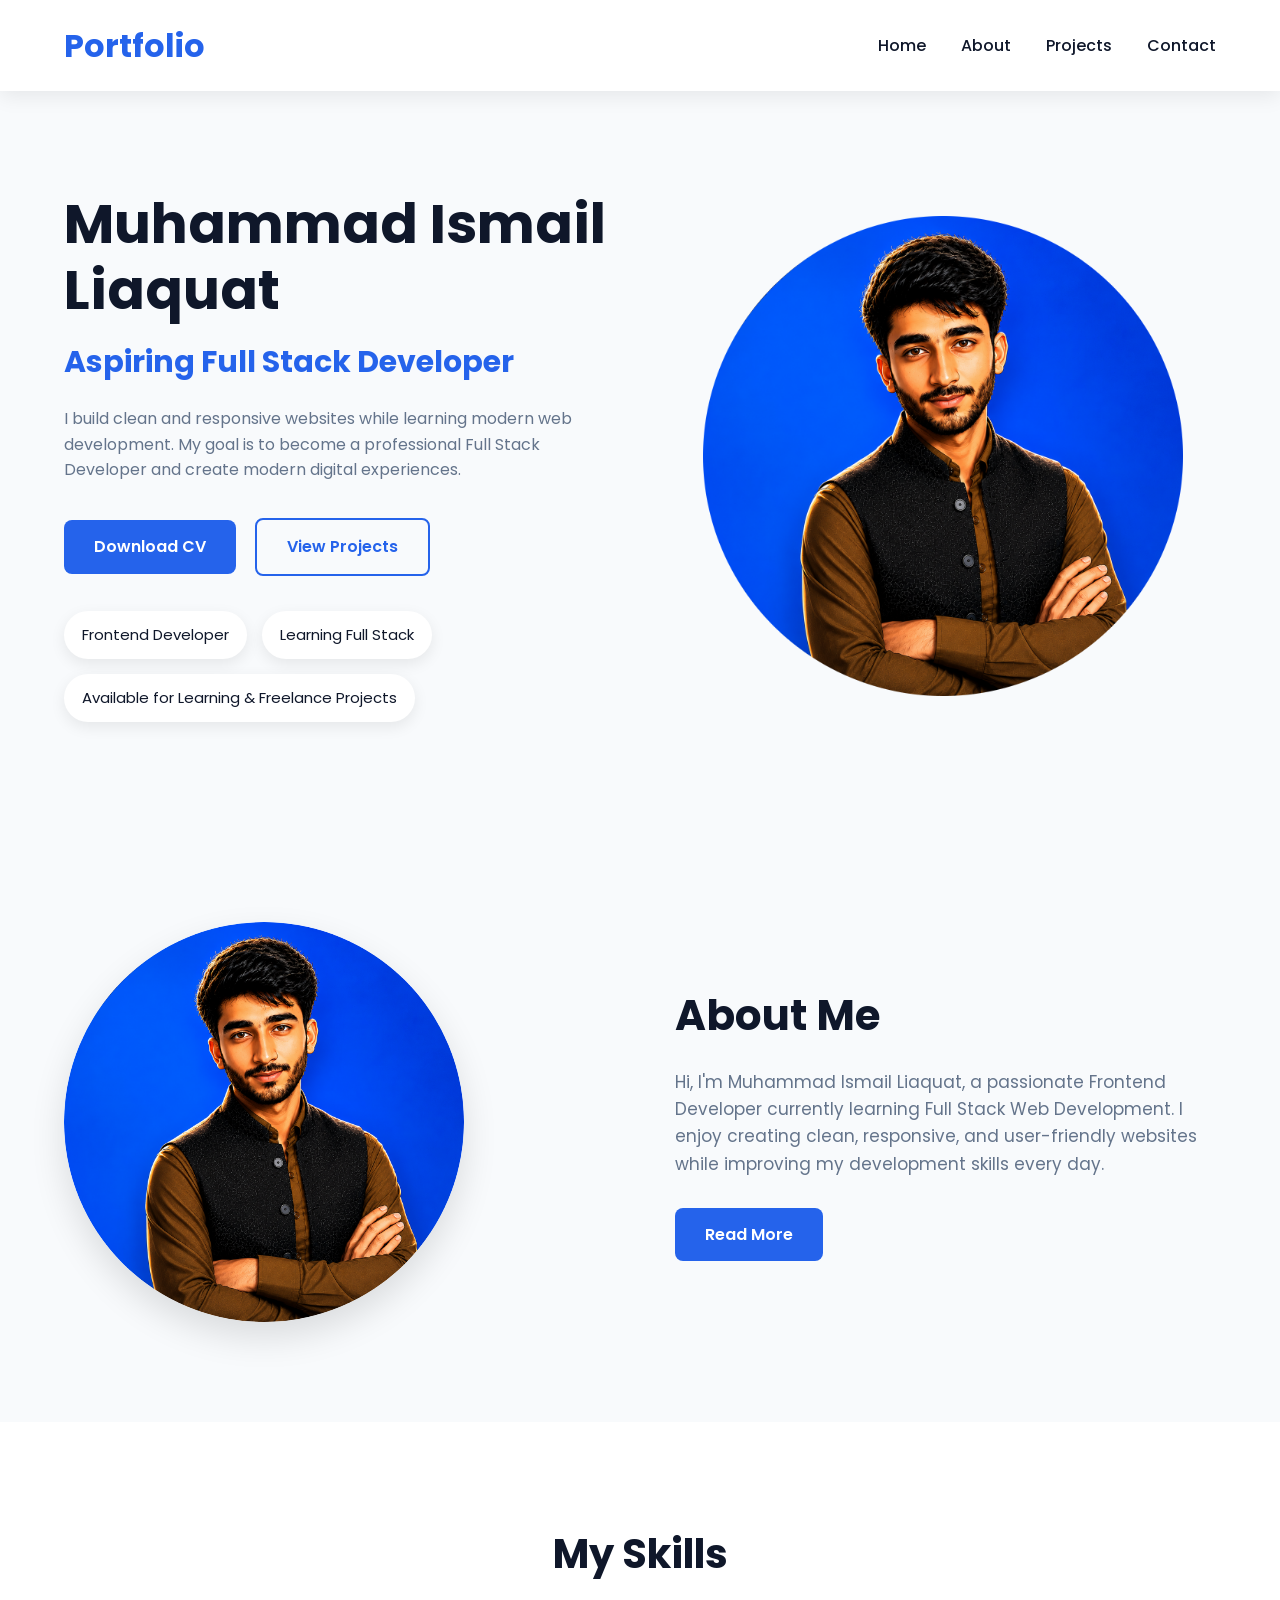
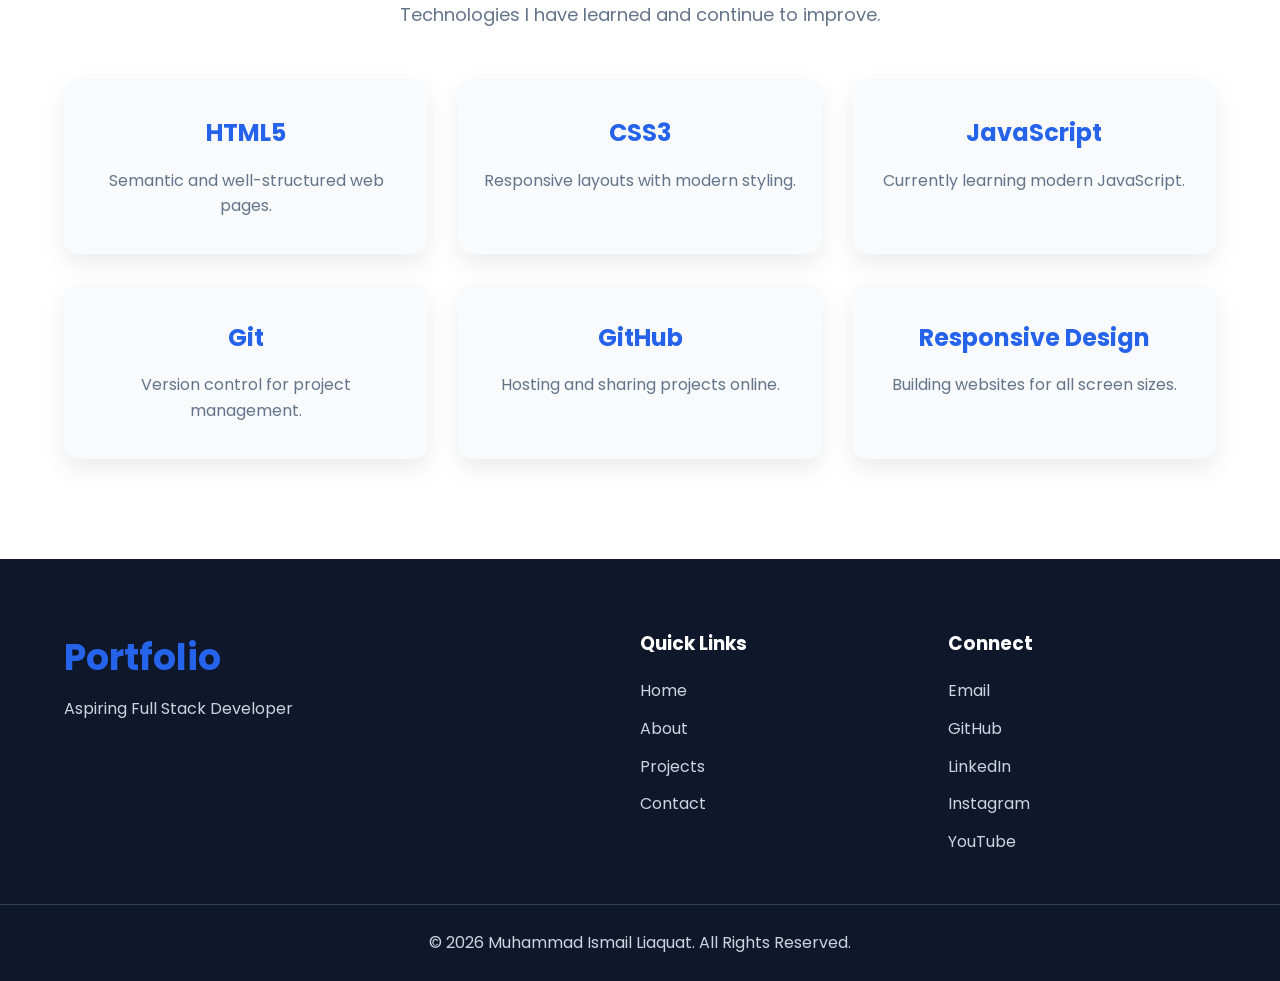
<file: index.html>
<!DOCTYPE html>
<html lang="en">

<head>

    <!-- Meta Tags -->
    <meta charset="UTF-8">
    <meta name="viewport" content="width=device-width, initial-scale=1.0">

    <!-- Website Title -->
    <title>Muhammad Ismail Liaquat | Frontend Developer</title>

    <!-- Google Font -->

    <link rel="preconnect" href="https://fonts.googleapis.com">

    <link rel="preconnect" href="https://fonts.gstatic.com" crossorigin>

    <link href="https://fonts.googleapis.com/css2?family=Poppins:wght@300;400;500;600;700&display=swap"
        rel="stylesheet">

    <!-- CSS -->

    <link rel="stylesheet" href="style.css">

</head>

<body>

    <!-- Navbar -->

    <header class="navbar">

        <div class="container">

            <div class="logo">

                <a href="index.html">Portfolio</a>

            </div>

            <nav>

                <ul class="nav-links">

                    <li><a href="index.html">Home</a></li>

                    <li><a href="about.html">About</a></li>

                    <li><a href="projects.html">Projects</a></li>

                    <li><a href="contact.html">Contact</a></li>

                </ul>

            </nav>

        </div>

    </header>

    <!-- Hero Section -->

    <section class="hero">

        <div class="container hero-content">

            <div class="hero-text">

                <h1>Muhammad Ismail Liaquat</h1>

                <h2>Aspiring Full Stack Developer</h2>

                <p class="hero-description">I build clean and responsive websites while learning modern web development.
                    My goal is to become a
                    professional Full Stack Developer and create modern digital experiences.</p>

                <div class="hero-buttons">

                    <a href="files/M_ISMAIL_LIAQUAT.pdf" class="btn btn-primary">Download CV</a>

                    <a href="projects.html" class="btn btn-secondary">View Projects</a>

                </div>

                <div class="hero-badges">

                    <span>Frontend Developer</span>

                    <span>Learning Full Stack</span>

                    <span>Available for Learning & Freelance Projects</span>

                </div>

            </div>

            <div class="hero-image">

                <img src="images/profile.png" alt="Muhammad Ismail Liaquat">

            </div>

        </div>

    </section>
    <!-- About Preview -->

    <section class="about-preview">

        <div class="container about-content">

            <div class="about-image">

                <img src="images/profile.png" alt="About Image">

            </div>

            <div class="about-text">

                <h2>About Me</h2>

                <p>

                    Hi, I'm Muhammad Ismail Liaquat, a passionate Frontend Developer currently learning Full Stack Web
                    Development. I enjoy creating clean, responsive, and user-friendly websites while improving my
                    development skills every day.

                </p>

                <a href="about.html" class="btn btn-primary">Read More</a>

            </div>

        </div>

    </section>

    <!-- Skills Section -->

    <section class="skills">

        <div class="container">

            <div class="section-heading">

                <h2>My Skills</h2>

                <p>Technologies I have learned and continue to improve.</p>

            </div>

            <div class="skills-grid">

                <div class="skill-card">

                    <h3>HTML5</h3>

                    <p>Semantic and well-structured web pages.</p>

                </div>

                <div class="skill-card">

                    <h3>CSS3</h3>

                    <p>Responsive layouts with modern styling.</p>

                </div>

                <div class="skill-card">

                    <h3>JavaScript</h3>

                    <p>Currently learning modern JavaScript.</p>

                </div>

                <div class="skill-card">

                    <h3>Git</h3>

                    <p>Version control for project management.</p>

                </div>

                <div class="skill-card">

                    <h3>GitHub</h3>

                    <p>Hosting and sharing projects online.</p>

                </div>

                <div class="skill-card">

                    <h3>Responsive Design</h3>

                    <p>Building websites for all screen sizes.</p>

                </div>

            </div>

        </div>

    </section>

    <!-- Footer -->

    <footer class="footer">

        <div class="container footer-content">

            <div class="footer-logo">

                <h2>Portfolio</h2>

                <p>Aspiring Full Stack Developer</p>

            </div>

            <div class="footer-links">

                <h3>Quick Links</h3>

                <ul>

                    <li><a href="index.html">Home</a></li>

                    <li><a href="about.html">About</a></li>

                    <li><a href="projects.html">Projects</a></li>

                    <li><a href="contact.html">Contact</a></li>

                </ul>

            </div>

            <div class="footer-social">

                <h3>Connect</h3>

                <ul>

                    <li><a href="mailto:ismi.webdev@gmail.com">Email</a></li>

                    <li><a href="https://github.com/muhammadismailliaquat" target="_blank">GitHub</a></li>

                    <li><a href="https://www.linkedin.com/in/muhammad-ismail-liaquat-12712941a/"
                            target="_blank">LinkedIn</a></li>

                    <li><a href="https://www.instagram.com/m.ismail.liaquat/" target="_blank">Instagram</a></li>

                    <li><a href="https://www.youtube.com/@muhammad.ismail.liaquat" target="_blank">YouTube</a></li>

                </ul>

            </div>

        </div>

        <div class="footer-bottom">

            <p>&copy; 2026 Muhammad Ismail Liaquat. All Rights Reserved.</p>

        </div>

    </footer>

</body>

</html>
</file>
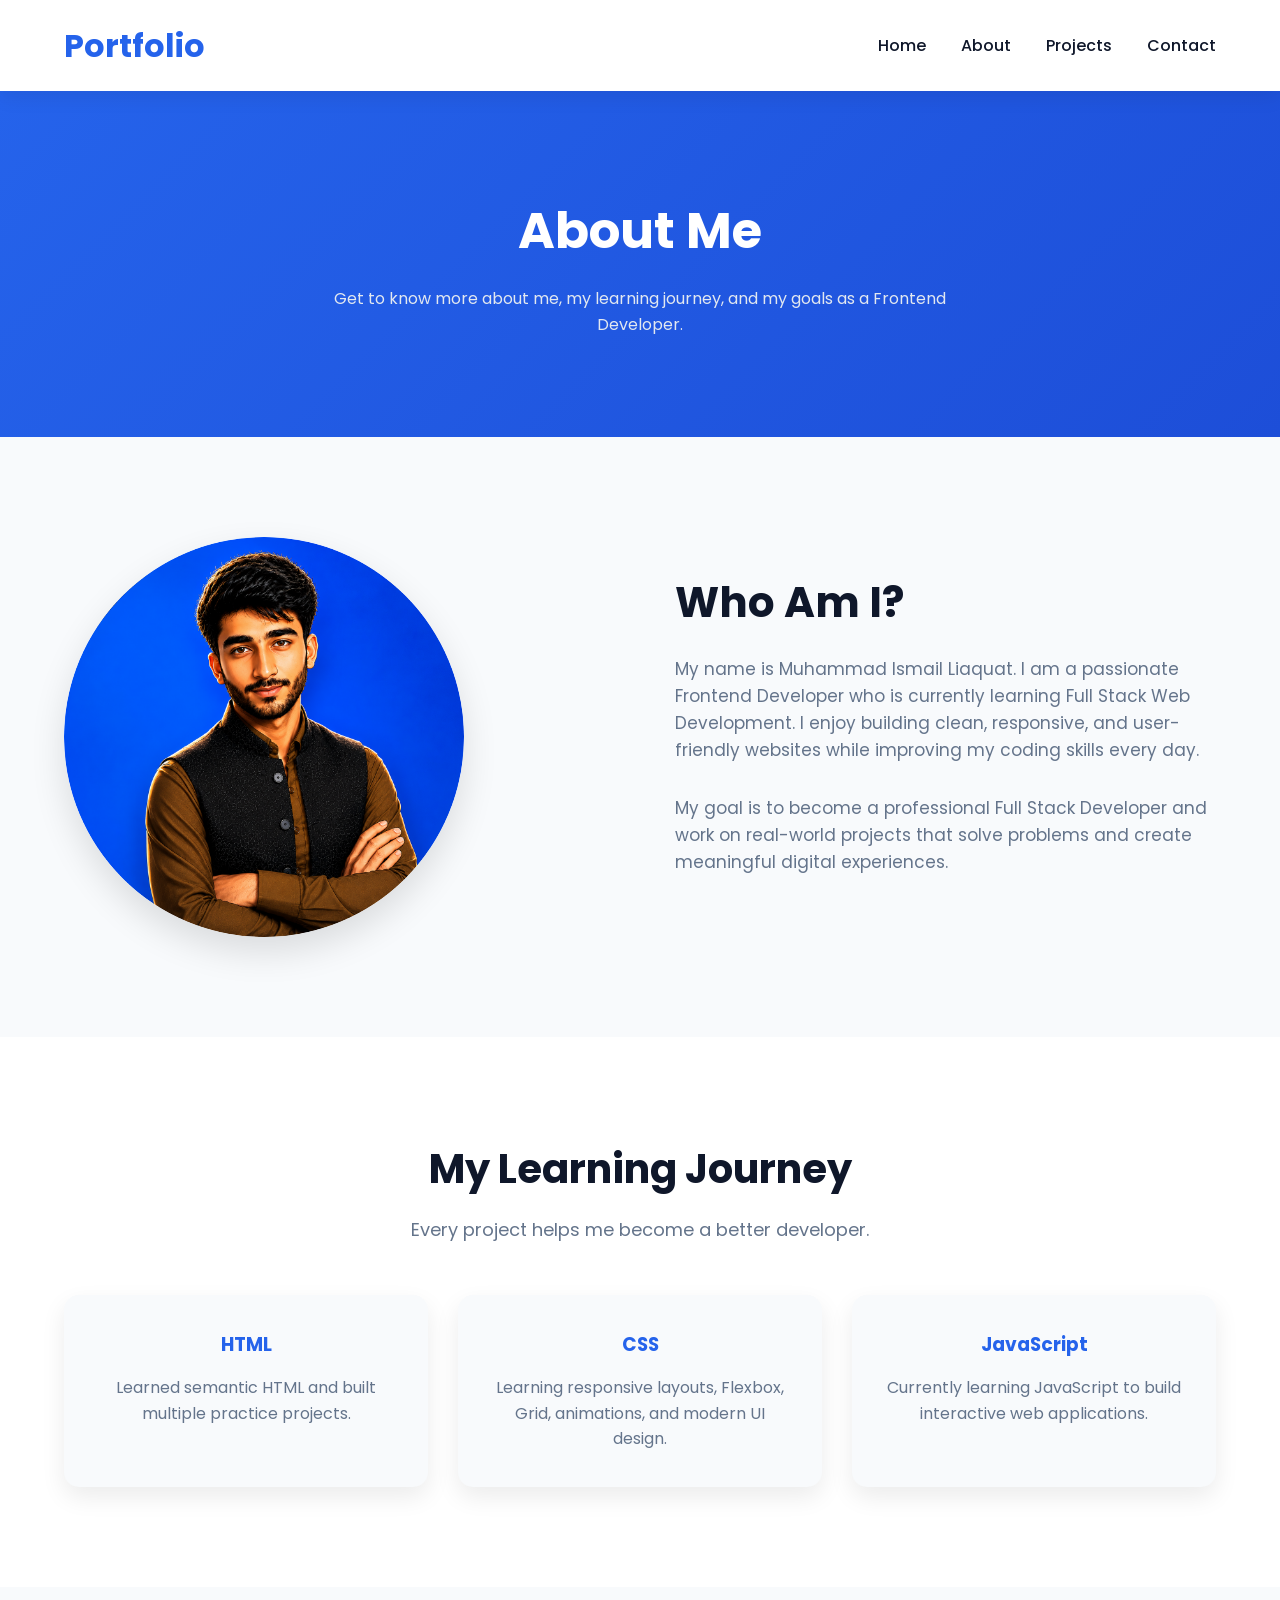
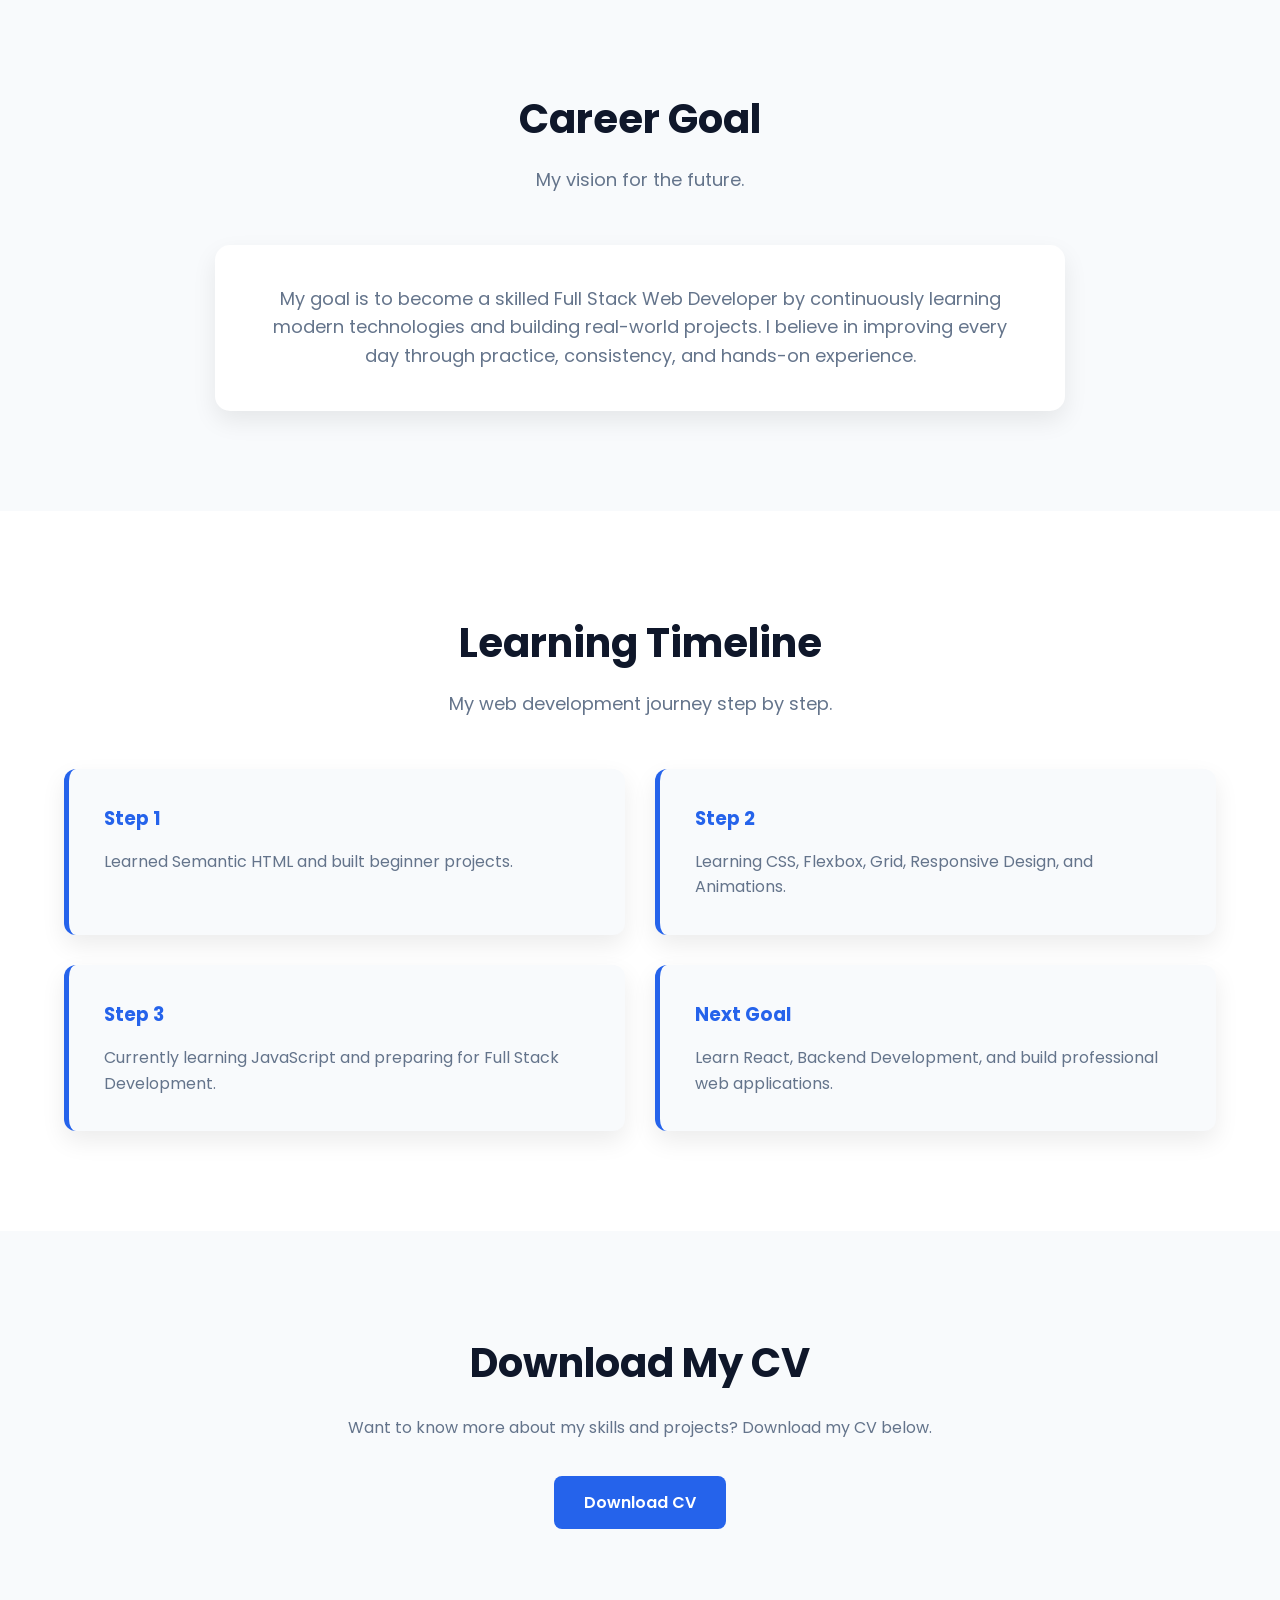
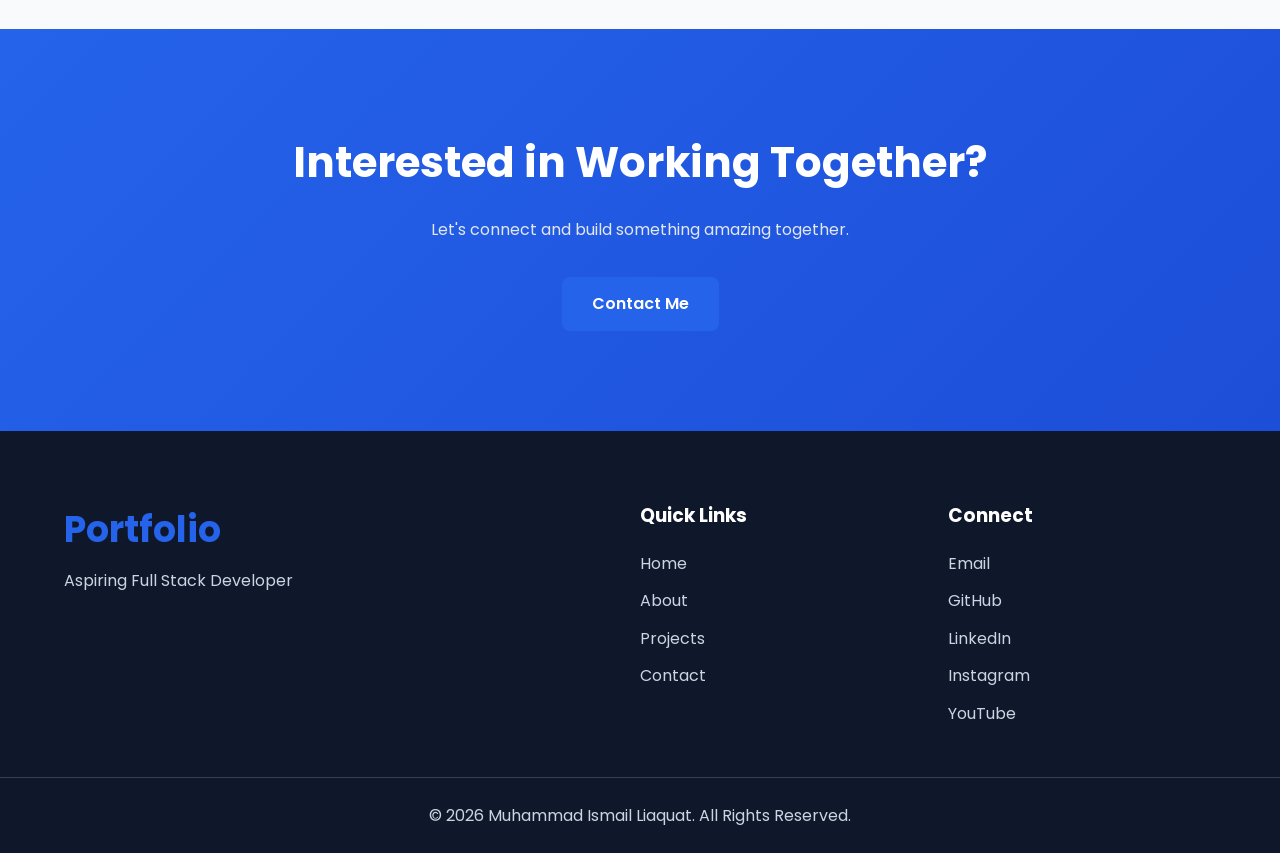
<file: about.html>
<!DOCTYPE html>
<html lang="en">

<head>

    <!-- Meta Tags -->

    <meta charset="UTF-8">
    <meta name="viewport" content="width=device-width, initial-scale=1.0">

    <!-- Title -->

    <title>About | Muhammad Ismail Liaquat</title>

    <!-- Google Font -->

    <link rel="preconnect" href="https://fonts.googleapis.com">

    <link rel="preconnect" href="https://fonts.gstatic.com" crossorigin>

    <link href="https://fonts.googleapis.com/css2?family=Poppins:wght@300;400;500;600;700&display=swap"
        rel="stylesheet">

    <!-- CSS -->

    <link rel="stylesheet" href="style.css">

</head>

<body>

    <!-- Navbar -->

    <header class="navbar">

        <div class="container">

            <div class="logo">

                <a href="index.html">Portfolio</a>

            </div>

            <nav>

                <ul class="nav-links">

                    <li><a href="index.html">Home</a></li>

                    <li><a href="about.html">About</a></li>

                    <li><a href="projects.html">Projects</a></li>

                    <li><a href="contact.html">Contact</a></li>

                </ul>

            </nav>

        </div>

    </header>

    <!-- About Hero -->

    <section class="page-hero">

        <div class="container">

            <h1>About Me</h1>

            <p>Get to know more about me, my learning journey, and my goals as a Frontend Developer.</p>

        </div>

    </section>

    <!-- About Me -->

    <section class="about-page">

        <div class="container about-content">

            <div class="about-image">

                <img src="images/profile.png" alt="Muhammad Ismail Liaquat">

            </div>

            <div class="about-text">

                <h2>Who Am I?</h2>

                <p>

                    My name is Muhammad Ismail Liaquat. I am a passionate Frontend Developer who is currently learning
                    Full Stack Web Development. I enjoy building clean, responsive, and user-friendly websites while
                    improving my coding skills every day.

                </p>

                <p>

                    My goal is to become a professional Full Stack Developer and work on real-world projects that solve
                    problems and create meaningful digital experiences.

                </p>

            </div>

        </div>

    </section>

    <!-- My Journey -->

    <section class="journey">

        <div class="container">

            <div class="section-heading">

                <h2>My Learning Journey</h2>

                <p>Every project helps me become a better developer.</p>

            </div>

            <div class="journey-grid">

                <div class="journey-card">

                    <h3>HTML</h3>

                    <p>Learned semantic HTML and built multiple practice projects.</p>

                </div>

                <div class="journey-card">

                    <h3>CSS</h3>

                    <p>Learning responsive layouts, Flexbox, Grid, animations, and modern UI design.</p>

                </div>

                <div class="journey-card">

                    <h3>JavaScript</h3>

                    <p>Currently learning JavaScript to build interactive web applications.</p>

                </div>

            </div>

        </div>

    </section>

    <!-- Career Goal -->

    <section class="career-goal">

        <div class="container">

            <div class="section-heading">

                <h2>Career Goal</h2>

                <p>My vision for the future.</p>

            </div>

            <div class="goal-content">

                <p>

                    My goal is to become a skilled Full Stack Web Developer by continuously learning modern technologies
                    and building real-world projects. I believe in improving every day through practice, consistency,
                    and hands-on experience.

                </p>

            </div>

        </div>

    </section>

    <!-- Learning Timeline -->

    <section class="timeline">

        <div class="container">

            <div class="section-heading">

                <h2>Learning Timeline</h2>

                <p>My web development journey step by step.</p>

            </div>

            <div class="timeline-grid">

                <div class="timeline-card">

                    <h3>Step 1</h3>

                    <p>Learned Semantic HTML and built beginner projects.</p>

                </div>

                <div class="timeline-card">

                    <h3>Step 2</h3>

                    <p>Learning CSS, Flexbox, Grid, Responsive Design, and Animations.</p>

                </div>

                <div class="timeline-card">

                    <h3>Step 3</h3>

                    <p>Currently learning JavaScript and preparing for Full Stack Development.</p>

                </div>

                <div class="timeline-card">

                    <h3>Next Goal</h3>

                    <p>Learn React, Backend Development, and build professional web applications.</p>

                </div>

            </div>

        </div>

    </section>

    <!-- Download CV -->

    <section class="download-cv">

        <div class="container">

            <h2>Download My CV</h2>

            <p>

                Want to know more about my skills and projects? Download my CV below.

            </p>

            <a href="#" class="btn btn-primary">Download CV</a>

        </div>

    </section>

    <!-- Call To Action -->

    <section class="cta">

        <div class="container cta-content">

            <h2>Interested in Working Together?</h2>

            <p>

                Let's connect and build something amazing together.

            </p>

            <a href="contact.html" class="btn btn-primary">Contact Me</a>

        </div>

    </section>

    <!-- Footer -->

    <footer class="footer">

        <div class="container footer-content">

            <div class="footer-logo">

                <h2>Portfolio</h2>

                <p>Aspiring Full Stack Developer</p>

            </div>

            <div class="footer-links">

                <h3>Quick Links</h3>

                <ul>

                    <li><a href="index.html">Home</a></li>

                    <li><a href="about.html">About</a></li>

                    <li><a href="projects.html">Projects</a></li>

                    <li><a href="contact.html">Contact</a></li>

                </ul>

            </div>

            <div class="footer-social">

                <h3>Connect</h3>

                <ul>

                    <li><a href="mailto:ismi.webdev@gmail.com">Email</a></li>

                    <li><a href="https://github.com/muhammadismailliaquat" target="_blank">GitHub</a></li>

                    <li><a href="https://www.linkedin.com/in/muhammad-ismail-liaquat-12712941a/"
                            target="_blank">LinkedIn</a></li>

                    <li><a href="https://www.instagram.com/m.ismail.liaquat/" target="_blank">Instagram</a></li>

                    <li><a href="https://www.youtube.com/@muhammad.ismail.liaquat" target="_blank">YouTube</a></li>

                </ul>

            </div>

        </div>

        <div class="footer-bottom">

            <p>&copy; 2026 Muhammad Ismail Liaquat. All Rights Reserved.</p>

        </div>

    </footer>

</body>

</html>
</file>
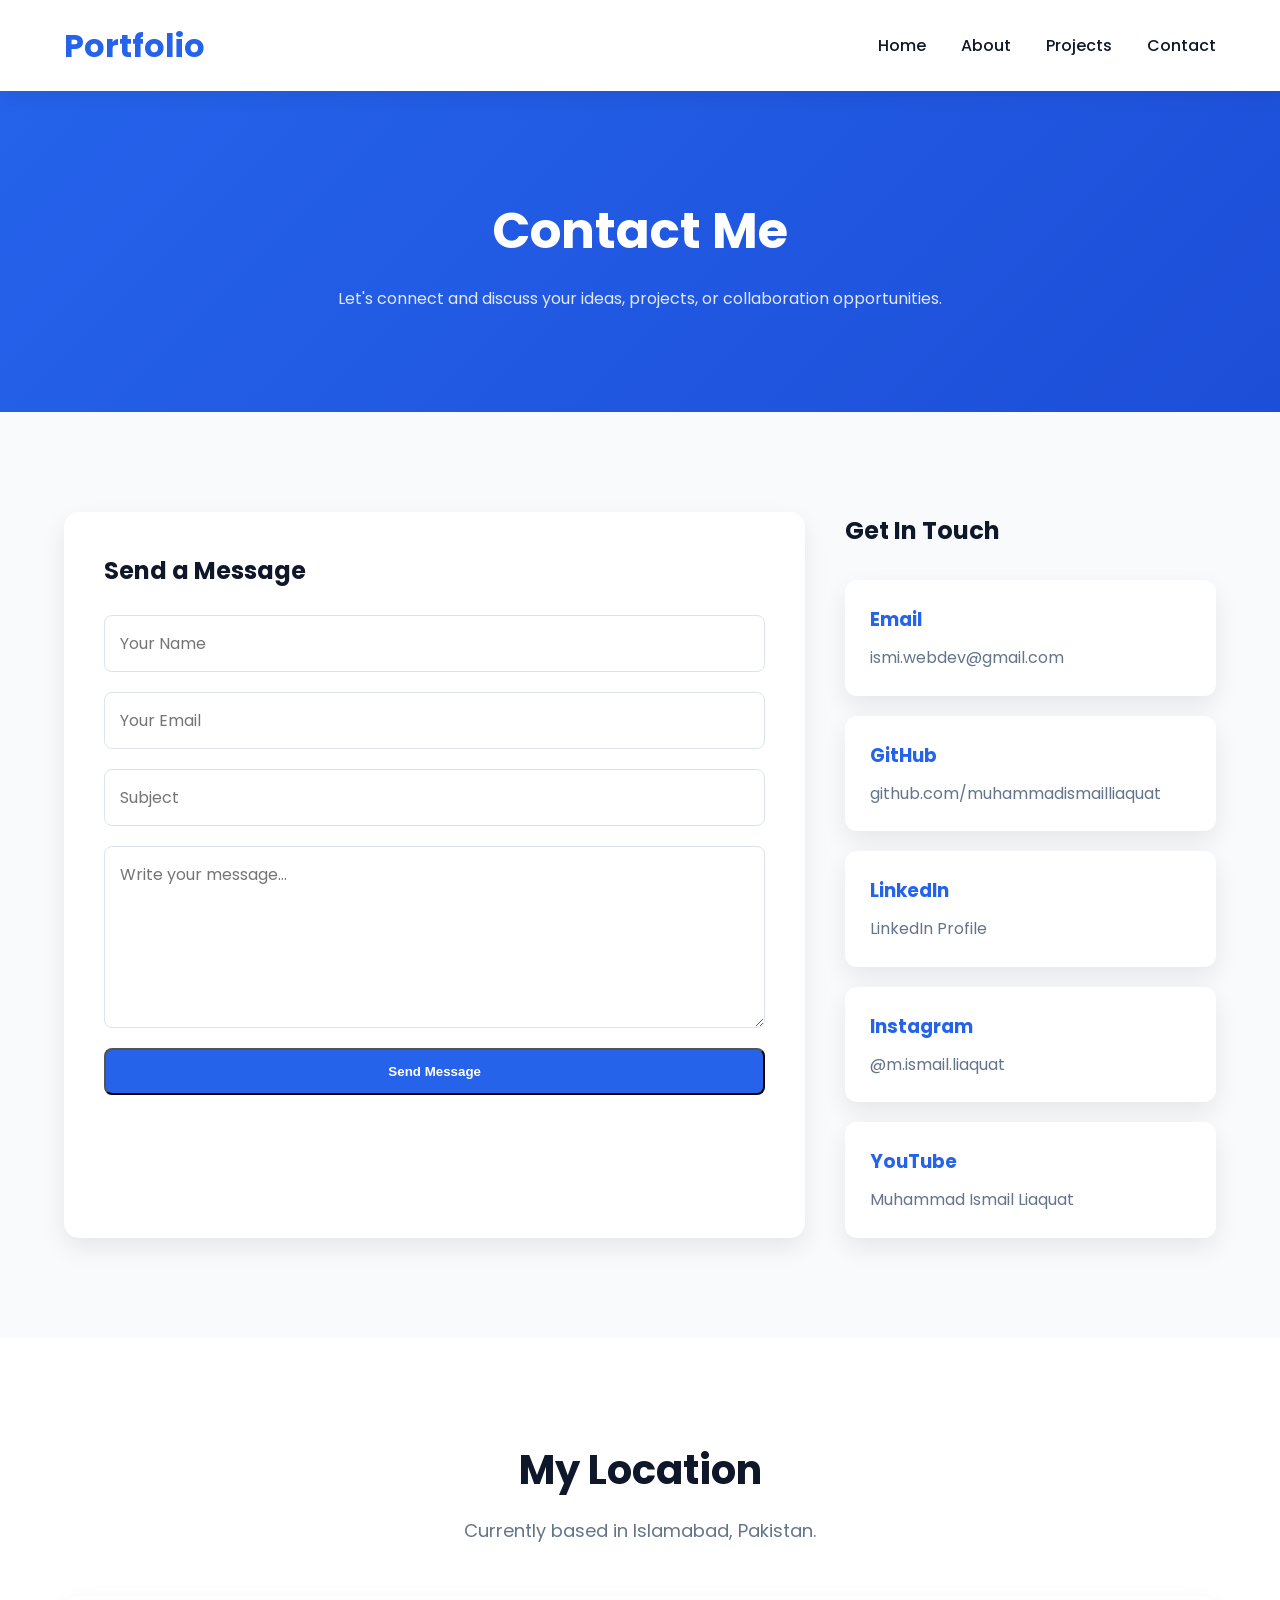
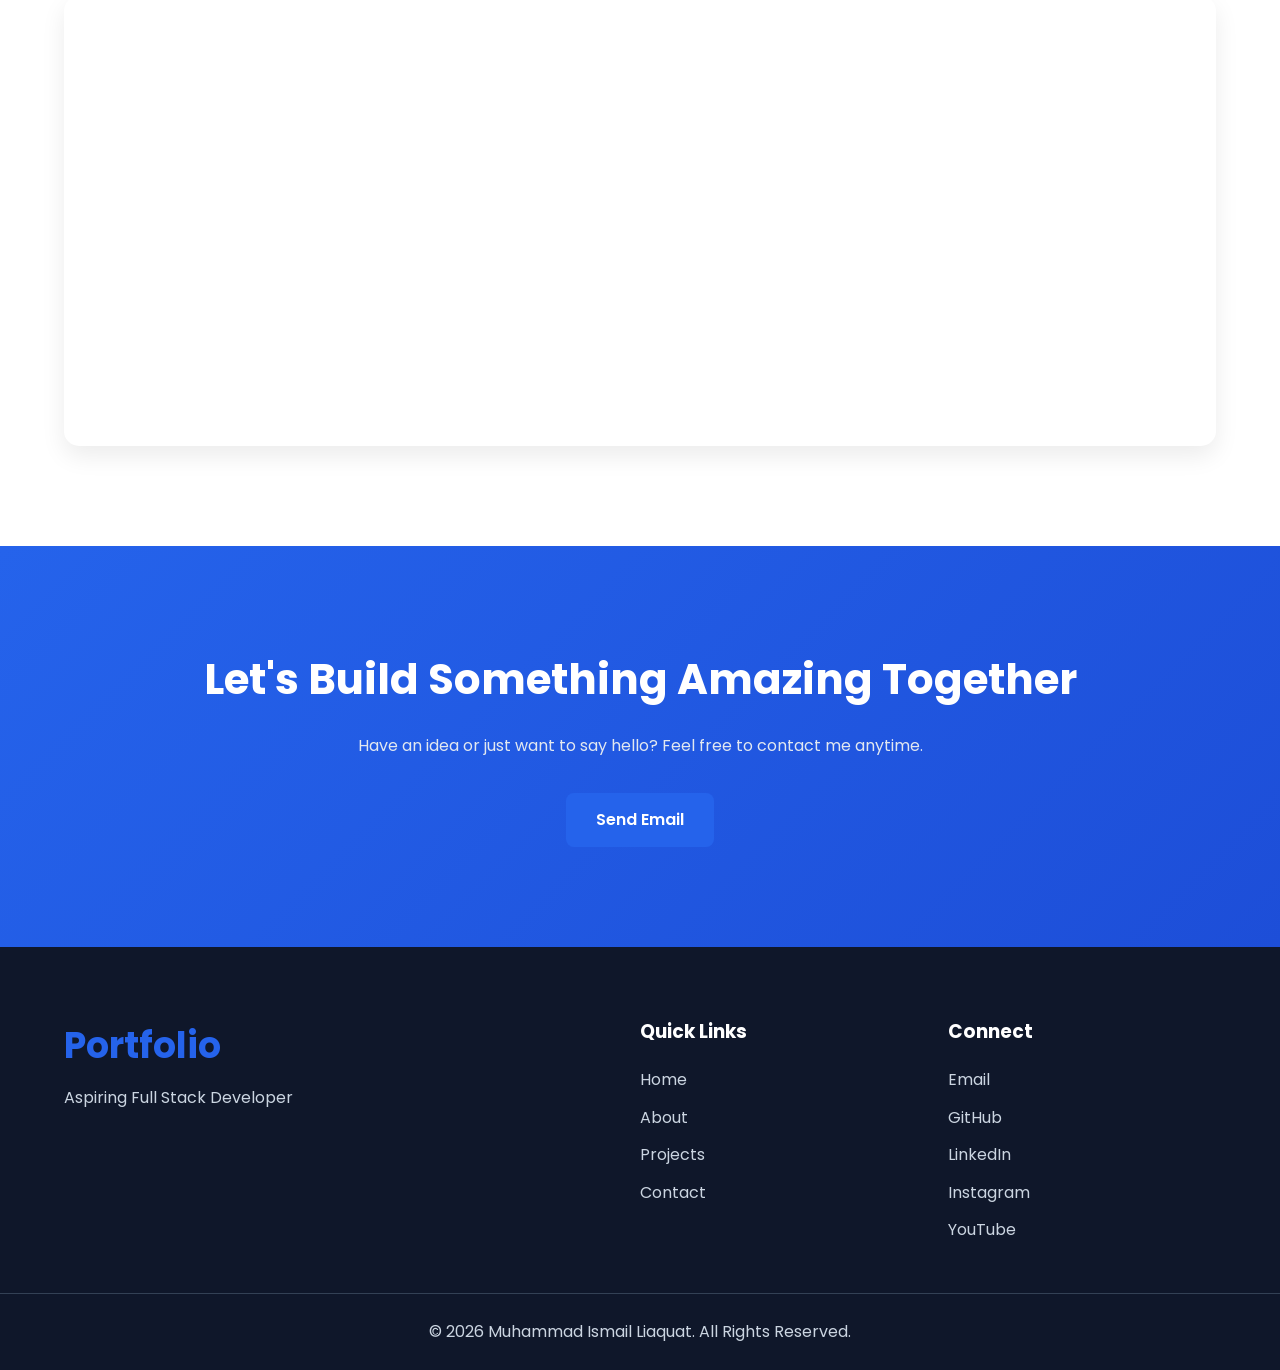
<file: contact.html>
<!DOCTYPE html>
<html lang="en">

<head>

    <!-- Meta Tags -->

    <meta charset="UTF-8">
    <meta name="viewport" content="width=device-width, initial-scale=1.0">

    <!-- Title -->

    <title>Contact | Muhammad Ismail Liaquat</title>

    <!-- Google Font -->

    <link rel="preconnect" href="https://fonts.googleapis.com">

    <link rel="preconnect" href="https://fonts.gstatic.com" crossorigin>

    <link href="https://fonts.googleapis.com/css2?family=Poppins:wght@300;400;500;600;700&display=swap"
        rel="stylesheet">

    <!-- CSS -->

    <link rel="stylesheet" href="style.css">

</head>

<body>

    <!-- Navbar -->

    <header class="navbar">

        <div class="container">

            <div class="logo">

                <a href="index.html">Portfolio</a>

            </div>

            <nav>

                <ul class="nav-links">

                    <li><a href="index.html">Home</a></li>

                    <li><a href="about.html">About</a></li>

                    <li><a href="projects.html">Projects</a></li>

                    <li><a href="contact.html">Contact</a></li>

                </ul>

            </nav>

        </div>

    </header>

    <!-- Page Hero -->

    <section class="page-hero">

        <div class="container">

            <h1>Contact Me</h1>

            <p>Let's connect and discuss your ideas, projects, or collaboration opportunities.</p>

        </div>

    </section>

    <!-- Contact Section -->

    <section class="contact-page">

        <div class="container contact-content">

            <!-- Contact Form -->

            <div class="contact-form">

                <h2>Send a Message</h2>

                <form>

                    <input type="text" placeholder="Your Name" required>

                    <input type="email" placeholder="Your Email" required>

                    <input type="text" placeholder="Subject" required>

                    <textarea rows="6" placeholder="Write your message..." required></textarea>

                    <button type="submit" class="btn btn-primary">

                        Send Message

                    </button>

                </form>

            </div>

            <!-- Contact Info -->

            <div class="contact-info">

                <h2>Get In Touch</h2>

                <div class="info-card">

                    <h3>Email</h3>

                    <p>

                        <a href="mailto:ismi.webdev@gmail.com">

                            ismi.webdev@gmail.com

                        </a>

                    </p>

                </div>

                <div class="info-card">

                    <h3>GitHub</h3>

                    <p>

                        <a href="https://github.com/muhammadismailliaquat" target="_blank">

                            github.com/muhammadismailliaquat

                        </a>

                    </p>

                </div>

                <div class="info-card">

                    <h3>LinkedIn</h3>

                    <p>

                        <a href="https://www.linkedin.com/in/muhammad-ismail-liaquat-12712941a/" target="_blank">

                            LinkedIn Profile

                        </a>

                    </p>

                </div>

                <div class="info-card">

                    <h3>Instagram</h3>

                    <p>

                        <a href="https://www.instagram.com/m.ismail.liaquat/" target="_blank">

                            @m.ismail.liaquat

                        </a>

                    </p>

                </div>

                <div class="info-card">

                    <h3>YouTube</h3>

                    <p>

                        <a href="https://www.youtube.com/@muhammad.ismail.liaquat" target="_blank">

                            Muhammad Ismail Liaquat

                        </a>

                    </p>

                </div>

            </div>

        </div>

    </section>

    <!-- Location -->

    <section class="location">

        <div class="container">

            <div class="section-heading">

                <h2>My Location</h2>

                <p>Currently based in Islamabad, Pakistan.</p>

            </div>

            <div class="map-box">

                <iframe src="https://maps.google.com/maps?q=Islamabad%20Pakistan&t=&z=13&ie=UTF8&iwloc=&output=embed"
                    loading="lazy">
                </iframe>

            </div>

        </div>

    </section>

    <!-- Call To Action -->

    <section class="cta">

        <div class="container cta-content">

            <h2>Let's Build Something Amazing Together</h2>

            <p>

                Have an idea or just want to say hello? Feel free to contact me anytime.

            </p>

            <a href="mailto:ismi.webdev@gmail.com" class="btn btn-primary">

                Send Email

            </a>

        </div>

    </section>

    <!-- Footer -->

    <footer class="footer">

        <div class="container footer-content">

            <div class="footer-logo">

                <h2>Portfolio</h2>

                <p>Aspiring Full Stack Developer</p>

            </div>

            <div class="footer-links">

                <h3>Quick Links</h3>

                <ul>

                    <li><a href="index.html">Home</a></li>

                    <li><a href="about.html">About</a></li>

                    <li><a href="projects.html">Projects</a></li>

                    <li><a href="contact.html">Contact</a></li>

                </ul>

            </div>

            <div class="footer-social">

                <h3>Connect</h3>

                <ul>

                    <li><a href="mailto:ismi.webdev@gmail.com">Email</a></li>

                    <li><a href="https://github.com/muhammadismailliaquat" target="_blank">GitHub</a></li>

                    <li><a href="https://www.linkedin.com/in/muhammad-ismail-liaquat-12712941a/"
                            target="_blank">LinkedIn</a></li>

                    <li><a href="https://www.instagram.com/m.ismail.liaquat/" target="_blank">Instagram</a></li>

                    <li><a href="https://www.youtube.com/@muhammad.ismail.liaquat" target="_blank">YouTube</a></li>

                </ul>

            </div>

        </div>

        <div class="footer-bottom">

            <p>&copy; 2026 Muhammad Ismail Liaquat. All Rights Reserved.</p>

        </div>

    </footer>

</body>

</html>
</file>
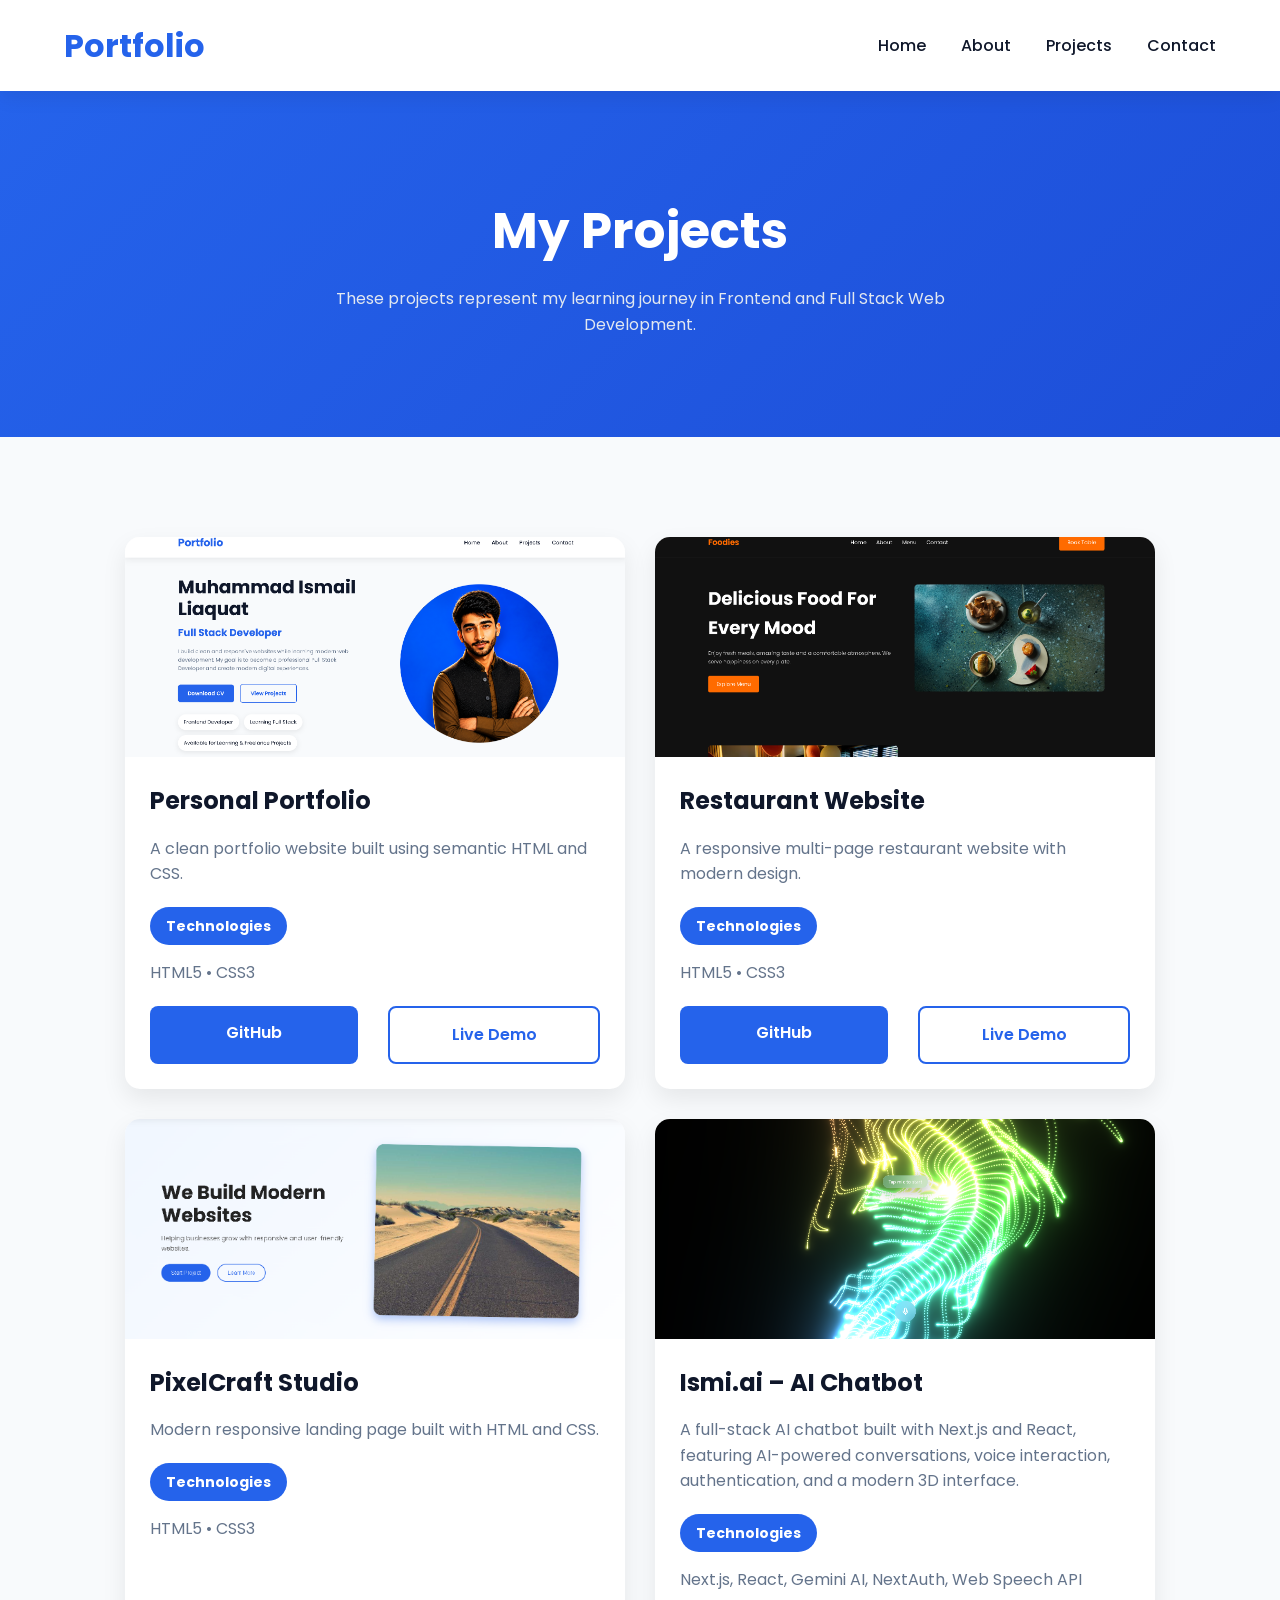
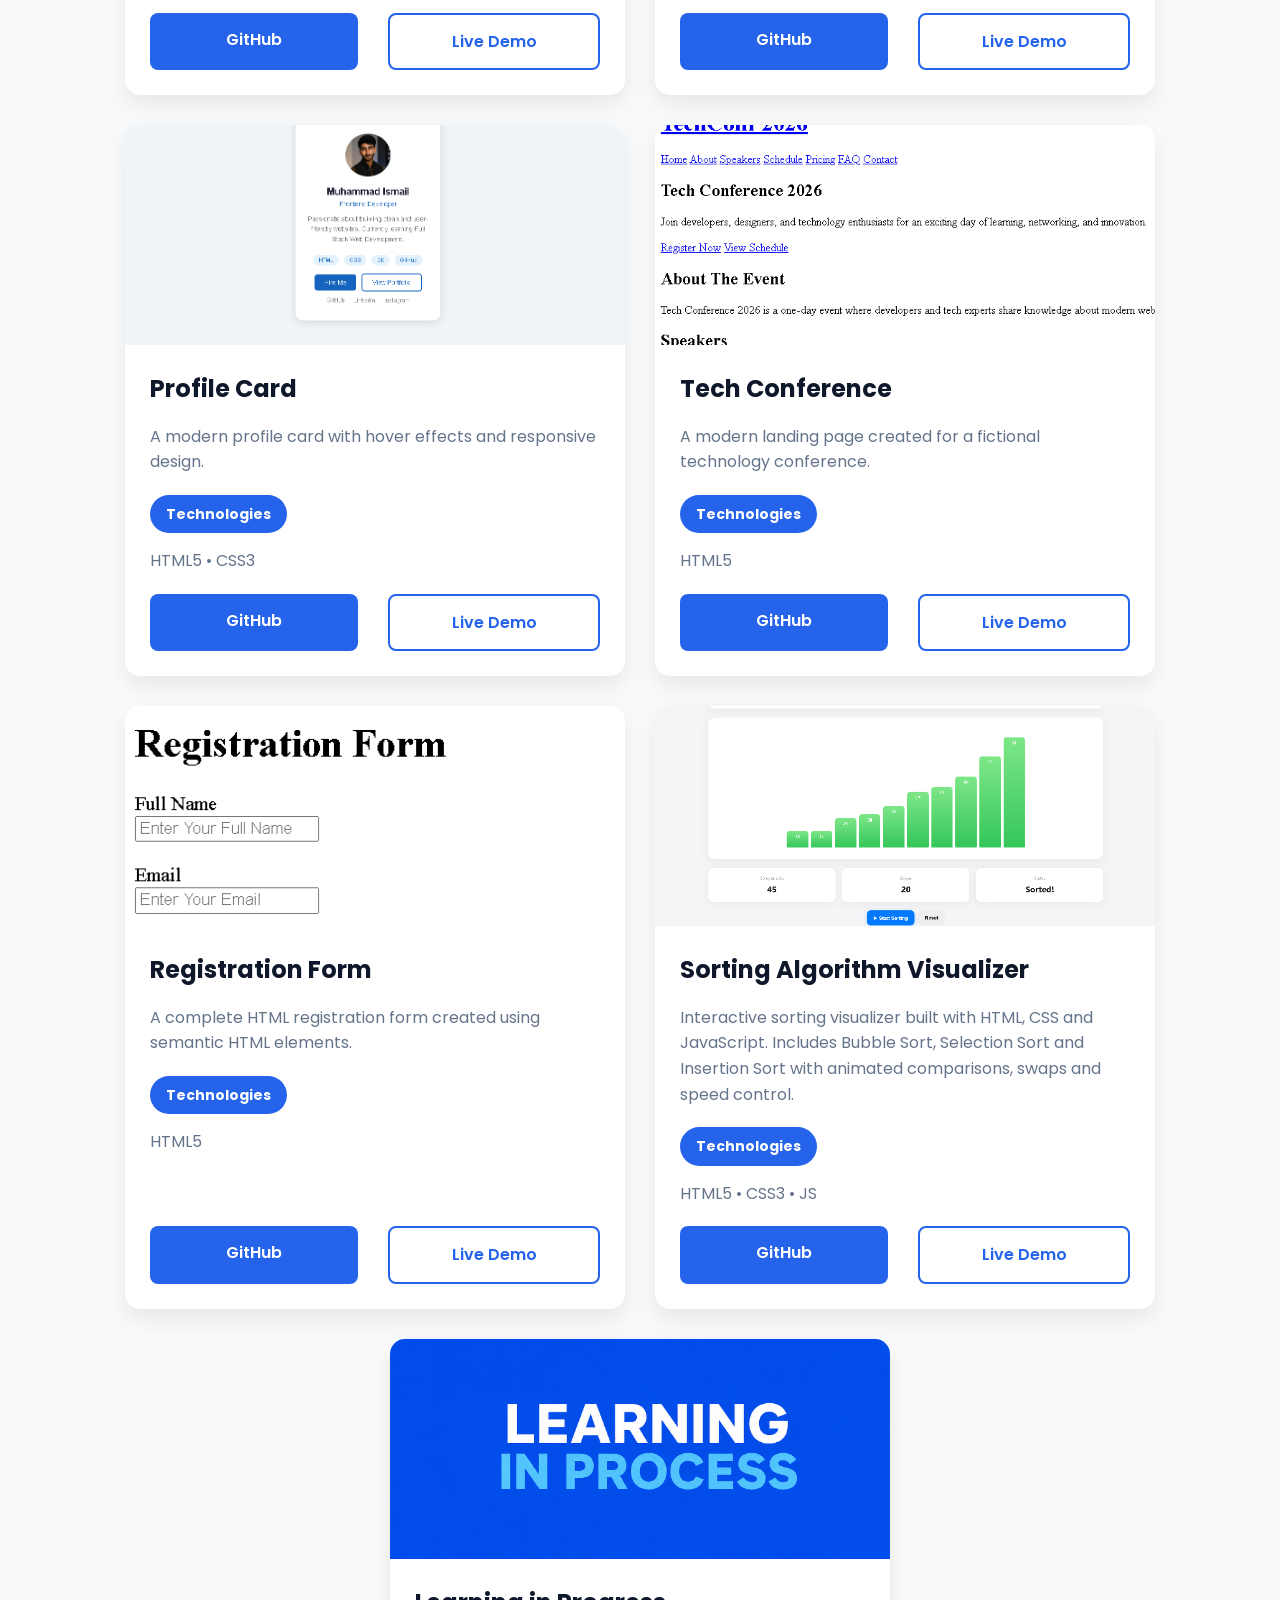
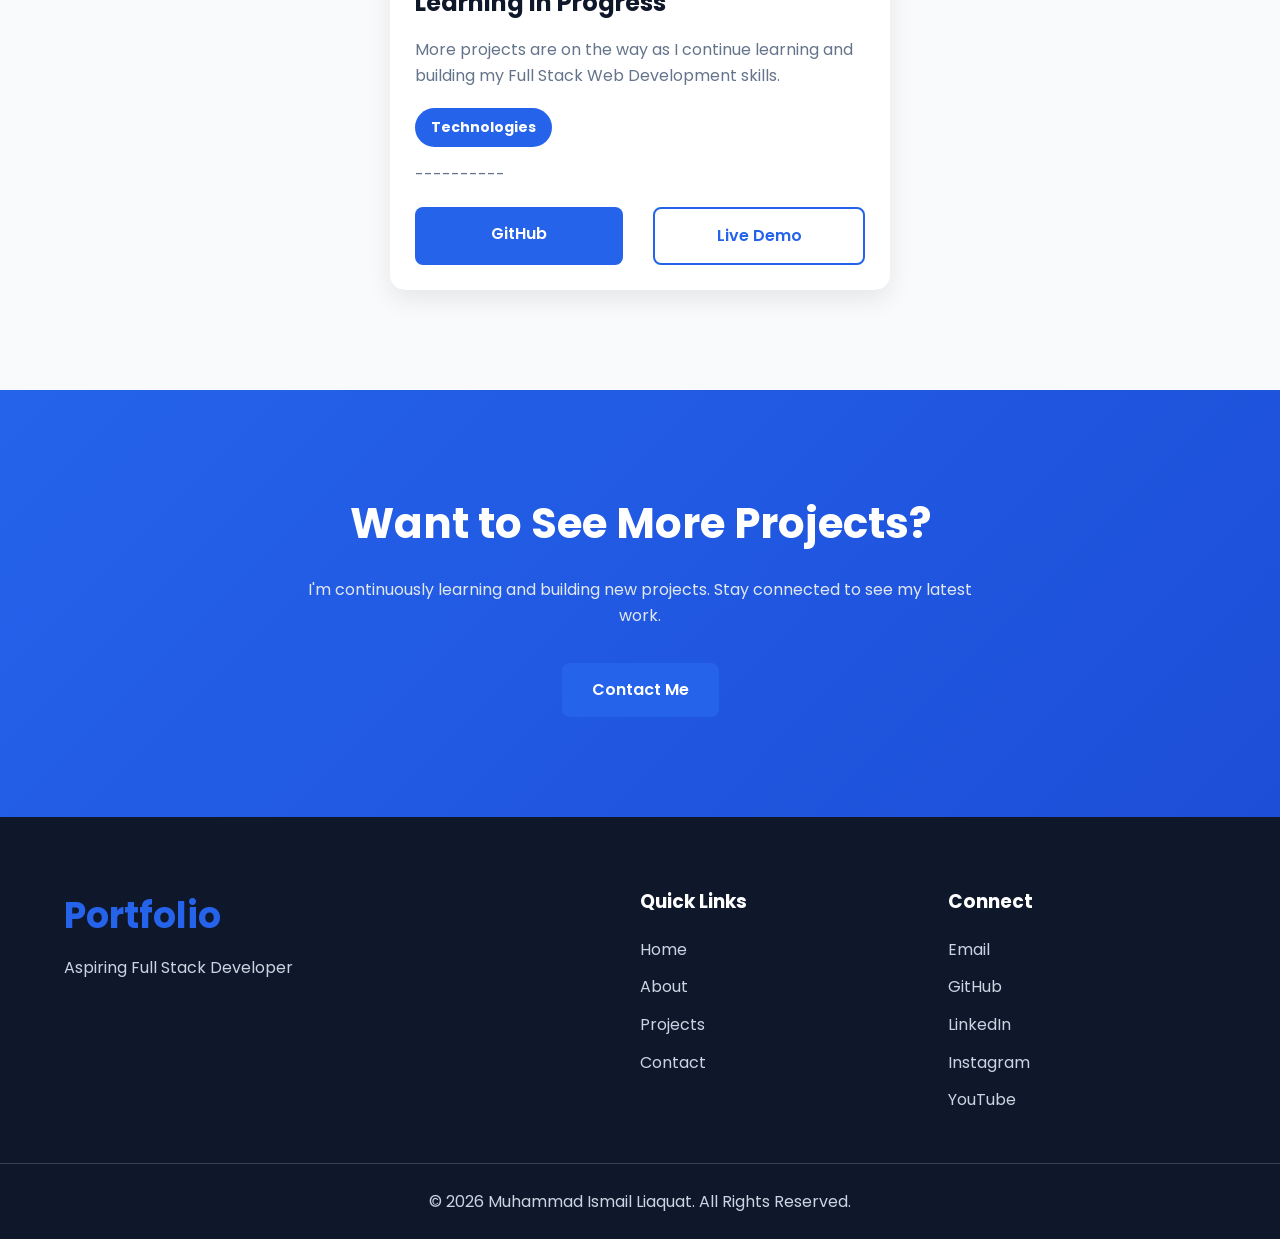
<file: projects.html>
<!DOCTYPE html>
<html lang="en">

<head>

    <!-- Meta Tags -->

    <meta charset="UTF-8">
    <meta name="viewport" content="width=device-width, initial-scale=1.0">

    <!-- Title -->

    <title>Projects | Muhammad Ismail Liaquat</title>

    <!-- Google Font -->

    <link rel="preconnect" href="https://fonts.googleapis.com">

    <link rel="preconnect" href="https://fonts.gstatic.com" crossorigin>

    <link href="https://fonts.googleapis.com/css2?family=Poppins:wght@300;400;500;600;700&display=swap"
        rel="stylesheet">

    <!-- CSS -->

    <link rel="stylesheet" href="style.css">

</head>

<body>

    <!-- Navbar -->

    <header class="navbar">

        <div class="container">

            <div class="logo">

                <a href="index.html">Portfolio</a>

            </div>

            <nav>

                <ul class="nav-links">

                    <li><a href="index.html">Home</a></li>

                    <li><a href="about.html">About</a></li>

                    <li><a href="projects.html">Projects</a></li>

                    <li><a href="contact.html">Contact</a></li>

                </ul>

            </nav>

        </div>

    </header>

    <!-- Page Hero -->

    <section class="page-hero">

        <div class="container">

            <h1>My Projects</h1>

            <p>These projects represent my learning journey in Frontend and Full Stack Web Development.</p>

        </div>

    </section>

    <!-- Projects -->

    <section class="projects-page">

        <div class="container">

            <div class="projects-grid">

                <!-- Project 1 -->

                <div class="project-card">

                    <img src="images/project1.png" alt="Portfolio Website">

                    <div class="project-content">

                        <h3>Personal Portfolio</h3>

                        <p>

                            A clean portfolio website built using semantic HTML and CSS.

                        </p>

                        <h4>Technologies</h4>

                        <p>HTML5 • CSS3</p>

                        <div class="project-buttons">

                            <a href="https://github.com/muhammadismailliaquat/personal-portfolio" target="_blank"
                                class="btn btn-primary">GitHub</a>

                            <a href="https://muhammadismailliaquat.github.io/personal-portfolio/" target="_blank"
                                class="btn btn-secondary">Live Demo</a>

                        </div>

                    </div>

                </div>

                <!-- Project 2 -->

                <div class="project-card">

                    <img src="images/project2.png" alt="Restaurant Website">

                    <div class="project-content">

                        <h3>Restaurant Website</h3>

                        <p>

                            A responsive multi-page restaurant website with modern design.

                        </p>

                        <h4>Technologies</h4>

                        <p>HTML5 • CSS3</p>

                        <div class="project-buttons">

                            <a href="https://github.com/muhammadismailliaquat/project-01-restaurant-website.git"
                                target="_blank" class="btn btn-primary">GitHub</a>

                            <a href="https://muhammadismailliaquat.github.io/project-01-restaurant-website/"
                                target="_blank" class="btn btn-secondary">Live Demo</a>

                        </div>

                    </div>

                </div>

                <!-- Project 3 -->

                <div class="project-card">

                    <img src="images/project3.png" alt="PixelCraft Website">

                    <div class="project-content">

                        <h3>PixelCraft Studio</h3>

                        <p>

                            Modern responsive landing page built with HTML and CSS.

                        </p>

                        <h4>Technologies</h4>

                        <p>HTML5 • CSS3</p>

                        <div class="project-buttons">

                            <a href="https://github.com/muhammadismailliaquat/Pixal-Craft-Project.git   "
                                target="_blank" class="btn btn-primary">GitHub</a>

                            <a href="https://muhammadismailliaquat.github.io/Pixal-Craft-Project/" target="_blank"
                                class="btn btn-secondary">Live Demo</a>

                        </div>

                    </div>

                </div>

                <!-- Project 4 -->

                <div class="project-card">

                    <img src="images/project7.png" alt="Ismi.ai AI Chatbot">

                    <div class="project-content">

                        <h3>Ismi.ai – AI Chatbot</h3>

                        <p>

                            A full-stack AI chatbot built with Next.js and React, featuring AI-powered conversations,
                            voice interaction, authentication, and a modern 3D interface.

                        </p>

                        <h4>Technologies</h4>

                        <p>Next.js, React, Gemini AI, NextAuth, Web Speech API</p>

                        <div class="project-buttons">

                            <a href="https://github.com/muhammadismailliaquat/ismi-ai.git" target="_blank"
                                class="btn btn-primary">GitHub</a>

                            <a href="https://ismi-ai.vercel.app/" target="_blank" class="btn btn-secondary">Live
                                Demo</a>

                        </div>

                    </div>

                </div>

                <!-- Project 5 -->

                <div class="project-card">

                    <img src="images/project4.png" alt="Profile Card">

                    <div class="project-content">

                        <h3>Profile Card</h3>

                        <p>

                            A modern profile card with hover effects and responsive design.

                        </p>

                        <h4>Technologies</h4>

                        <p>HTML5 • CSS3</p>

                        <div class="project-buttons">

                            <a href="https://github.com/muhammadismailliaquat/profile-card-html-css" target="_blank"
                                class="btn btn-primary">GitHub</a>

                            <a href="https://muhammadismailliaquat.github.io/profile-card-html-css/" target="_blank"
                                class="btn btn-secondary">Live Demo</a>

                        </div>

                    </div>

                </div>

                <!-- Project 6 -->

                <div class="project-card">

                    <img src="images/project5.png" alt="Tech Conference Landing Page">

                    <div class="project-content">

                        <h3>Tech Conference</h3>

                        <p>

                            A modern landing page created for a fictional technology conference.

                        </p>

                        <h4>Technologies</h4>

                        <p>HTML5</p>

                        <div class="project-buttons">

                            <a href="https://github.com/muhammadismailliaquat/tech-conference-landing-page"
                                target="_blank" class="btn btn-primary">GitHub</a>

                            <a href="#" target="_blank" class="btn btn-secondary">Live Demo</a>

                        </div>

                    </div>

                </div>

                <!-- Project 7 -->

                <div class="project-card">

                    <img src="images/project6.png" alt="Registration Form">

                    <div class="project-content">

                        <h3>Registration Form</h3>

                        <p>

                            A complete HTML registration form created using semantic HTML elements.

                        </p>

                        <h4>Technologies</h4>

                        <p>HTML5</p>

                        <div class="project-buttons">

                            <a href="https://github.com/muhammadismailliaquat/registration-form-html" target="_blank"
                                class="btn btn-primary">GitHub</a>

                            <a href="#" target="_blank" class="btn btn-secondary">Live Demo</a>

                        </div>

                    </div>

                </div>

                <!-- Project 8 -->

                <div class="project-card">

                    <img src="images/project8.png" alt="Sorting Algorithm Visualizer">

                    <div class="project-content">

                        <h3>Sorting Algorithm Visualizer</h3>

                        <p>

                            Interactive sorting visualizer built with HTML, CSS and JavaScript. Includes Bubble Sort,
                            Selection Sort and Insertion Sort with animated comparisons, swaps and speed control.

                        </p>

                        <h4>Technologies</h4>

                        <p>HTML5 • CSS3 • JS</p>

                        <div class="project-buttons">

                            <a href="https://github.com/muhammadismailliaquat/Sorting-Algorithm-Visualizer.git"
                                target="_blank" class="btn btn-primary">GitHub</a>

                            <a href="https://muhammadismailliaquat.github.io/Sorting-Algorithm-Visualizer/"
                                target="_blank" class="btn btn-secondary">Live Demo</a>

                        </div>

                    </div>

                </div>

                <!-- Project 9 -->

                <div class="project-card">

                    <img src="images/lerning-in-process.png" alt="Learning in Progress">

                    <div class="project-content">

                        <h3>Learning in Progress</h3>

                        <p>

                            More projects are on the way as I continue learning and building my Full Stack Web
                            Development skills.

                        </p>

                        <h4>Technologies</h4>

                        <p>----------</p>

                        <div class="project-buttons">

                            <a href="#" target="_blank" class="btn btn-primary">GitHub</a>

                            <a href="#" target="_blank" class="btn btn-secondary">Live Demo</a>

                        </div>

                    </div>

                </div>

            </div>

        </div>

    </section>

    <!-- Call To Action -->

    <section class="cta">

        <div class="container cta-content">

            <h2>Want to See More Projects?</h2>

            <p>

                I'm continuously learning and building new projects. Stay connected to see my latest work.

            </p>

            <a href="contact.html" class="btn btn-primary">Contact Me</a>

        </div>

    </section>

    <!-- Footer -->

    <footer class="footer">

        <div class="container footer-content">

            <div class="footer-logo">

                <h2>Portfolio</h2>

                <p>Aspiring Full Stack Developer</p>

            </div>

            <div class="footer-links">

                <h3>Quick Links</h3>

                <ul>

                    <li><a href="index.html">Home</a></li>

                    <li><a href="about.html">About</a></li>

                    <li><a href="projects.html">Projects</a></li>

                    <li><a href="contact.html">Contact</a></li>

                </ul>

            </div>

            <div class="footer-social">

                <h3>Connect</h3>

                <ul>

                    <li><a href="mailto:ismi.webdev@gmail.com">Email</a></li>

                    <li><a href="https://github.com/muhammadismailliaquat" target="_blank">GitHub</a></li>

                    <li><a href="https://www.linkedin.com/in/muhammad-ismail-liaquat-12712941a/"
                            target="_blank">LinkedIn</a></li>

                    <li><a href="https://www.instagram.com/m.ismail.liaquat/" target="_blank">Instagram</a></li>

                    <li><a href="https://www.youtube.com/@muhammad.ismail.liaquat" target="_blank">YouTube</a></li>

                </ul>

            </div>

        </div>

        <div class="footer-bottom">

            <p>&copy; 2026 Muhammad Ismail Liaquat. All Rights Reserved.</p>

        </div>

    </footer>

</body>

</html>
</file>
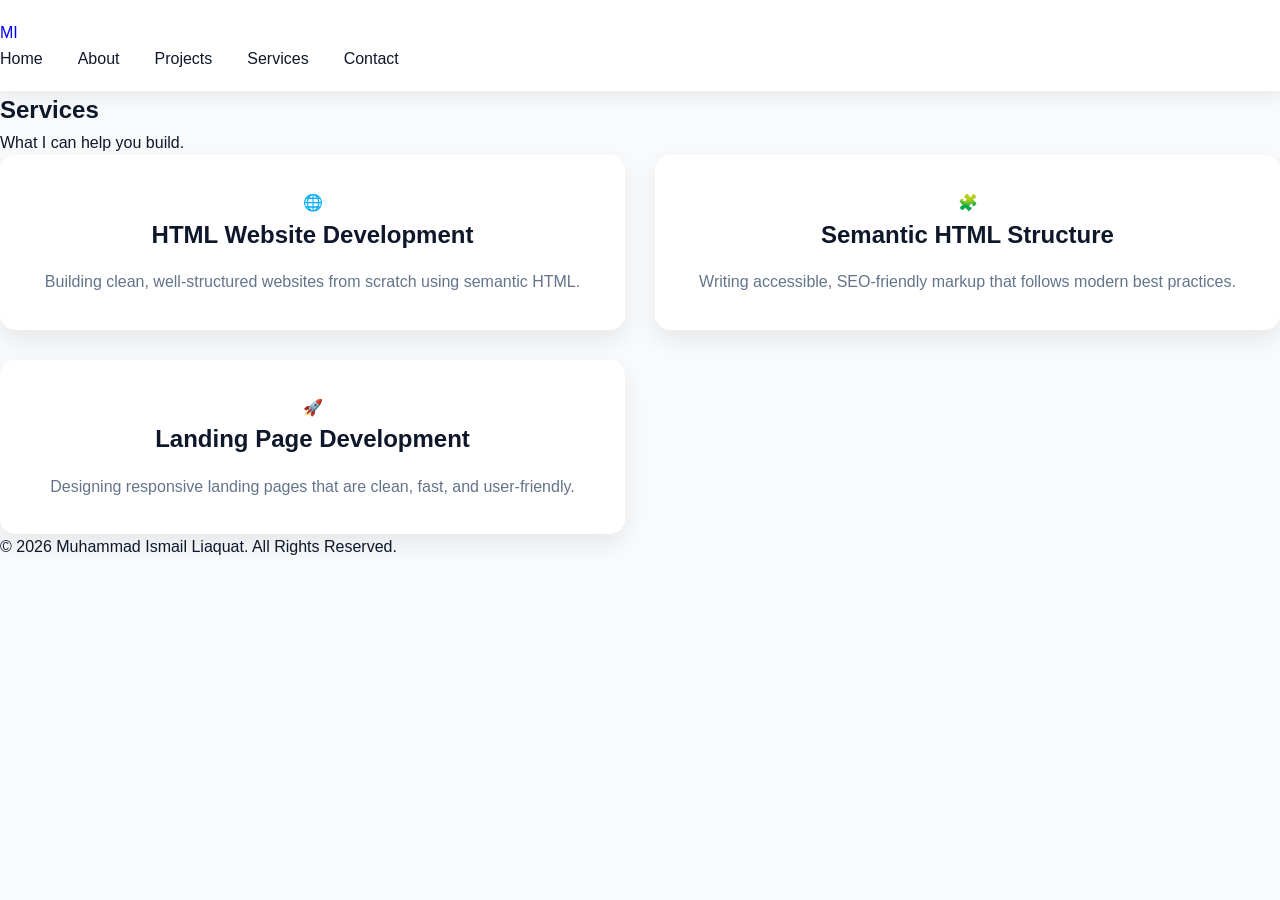
<file: services.html>
<!DOCTYPE html>
<html lang="en">

<head>
    <meta charset="UTF-8">
    <meta name="viewport" content="width=device-width, initial-scale=1.0">
    <title>Services | Muhammad Ismail Liaquat</title>
    <link rel="stylesheet" href="style.css">
</head>

<body>

    <!-- Navbar -->
    <header class="navbar">
        <a href="index.html" class="logo">MI</a>
        <nav class="nav-links">
            <a href="index.html">Home</a>
            <a href="about.html">About</a>
            <a href="projects.html">Projects</a>
            <a href="services.html" class="active">Services</a>
            <a href="contact.html">Contact</a>
        </nav>
    </header>

    <main>
        <!-- Page Header -->
        <section class="page-header">
            <h2>Services</h2>
            <p>What I can help you build.</p>
        </section>

        <!-- Services Grid -->
        <section class="services-grid">

            <div class="service-card">
                <p class="icon">🌐</p>
                <h3>HTML Website Development</h3>
                <p>Building clean, well-structured websites from scratch using semantic HTML.</p>
            </div>

            <div class="service-card">
                <p class="icon">🧩</p>
                <h3>Semantic HTML Structure</h3>
                <p>Writing accessible, SEO-friendly markup that follows modern best practices.</p>
            </div>

            <div class="service-card">
                <p class="icon">🚀</p>
                <h3>Landing Page Development</h3>
                <p>Designing responsive landing pages that are clean, fast, and user-friendly.</p>
            </div>

        </section>
    </main>

    <!-- Footer -->
    <footer>
        <p>© 2026 Muhammad Ismail Liaquat. All Rights Reserved.</p>
    </footer>

</body>

</html>
</file>
<file: style.css>
/* Global Styles */

*{
    margin: 0;
    padding: 0;
    box-sizing: border-box;
}

html{
    scroll-behavior: smooth;
}

body{
    font-family: 'Poppins', sans-serif;
    background-color: #f8fafc;
    color: #0f172a;
    line-height: 1.6;
}

img{
    width: 100%;
    display: block;
}

a{
    text-decoration: none;
}

ul{
    list-style: none;
}

/* Reusable Classes */

.container{
    width: 90%;
    max-width: 1200px;
    margin: auto;
}

.section-heading{
    text-align: center;
    margin-bottom: 50px;
}

.section-heading h2{
    font-size: 40px;
    margin-bottom: 15px;
    color: #0f172a;
}

.section-heading p{
    color: #64748b;
    font-size: 18px;
}

/* Buttons */

.btn{
    display: inline-block;
    padding: 14px 30px;
    border-radius: 8px;
    font-weight: 600;
    transition: 0.3s;
}

.btn-primary{
    background-color: #2563eb;
    color: #ffffff;
}

.btn-primary:hover{
    background-color: #1d4ed8;
    transform: translateY(-5px);
}

.btn-secondary{
    border: 2px solid #2563eb;
    color: #2563eb;
    margin-left: 15px;
}

.btn-secondary:hover{
    background-color: #2563eb;
    color: #ffffff;
    transform: translateY(-5px);
}

/* Navbar */

.navbar{
    background-color: #ffffff;
    padding: 20px 0;
    position: sticky;
    top: 0;
    z-index: 1000;
    box-shadow: 0 5px 20px rgba(0,0,0,0.08);
}

.navbar .container{
    display: flex;
    justify-content: space-between;
    align-items: center;
}

.logo a{
    font-size: 32px;
    font-weight: 700;
    color: #2563eb;
}

.nav-links{
    display: flex;
    gap: 35px;
}

.nav-links a{
    color: #0f172a;
    font-weight: 500;
    position: relative;
    transition: 0.3s;
}

.nav-links a:hover{
    color: #2563eb;
}

.nav-links a::after{
    content: "";
    position: absolute;
    left: 0;
    bottom: -6px;
    width: 0;
    height: 2px;
    background-color: #2563eb;
    transition: 0.3s;
}

.nav-links a:hover::after{
    width: 100%;
}

/* Hero Section */

.hero{
    padding: 100px 0;
}

.hero-content{
    display: flex;
    justify-content: space-between;
    align-items: center;
    gap: 60px;
}

.hero-text{
    flex: 1;
}

.hero-text h1{
    font-size: 55px;
    line-height: 1.2;
    margin-bottom: 15px;
}

.hero-text h2{
    color: #2563eb;
    font-size: 30px;
    margin-bottom: 20px;
}

.hero-description{
    color: #64748b;
    margin-bottom: 35px;
    max-width: 550px;
}

.hero-buttons{
    margin-bottom: 35px;
}

.hero-badges{
    display: flex;
    flex-wrap: wrap;
    gap: 15px;
}

.hero-badges span{
    background-color: #ffffff;
    padding: 12px 18px;
    border-radius: 30px;
    font-size: 15px;
    box-shadow: 0 5px 15px rgba(0,0,0,0.08);
    transition: 0.3s;
}

.hero-badges span:hover{
    background-color: #2563eb;
    color: #ffffff;
    transform: translateY(-5px);
}

.hero-image{
    flex: 1;
    display: flex;
    justify-content: center;
    align-items: center;
}

.hero-image img{
    width: 480px;
    max-width: 100%;
    height: auto;
    transition: 0.4s;
}

.hero-image img:hover{
    transform: scale(1.03);
}

/* About Preview */

.about-preview{
    padding: 100px 0;
}

.about-content{
    display: flex;
    justify-content: space-between;
    align-items: center;
    gap: 70px;
}

.about-image{
    flex: 1;
}

.about-image img{
    width: 400px;
    border-radius: 200px;
    box-shadow: 0 15px 35px rgba(0,0,0,0.12);
    transition: 0.4s;
}

.about-image img:hover{
    transform: scale(1.03);
}

.about-text{
    flex: 1;
}

.about-text h2{
    font-size: 42px;
    margin-bottom: 20px;
    color: #0f172a;
}

.about-text p{
    color: #64748b;
    margin-bottom: 30px;
    font-size: 17px;
}

/* Skills Section */

.skills{
    padding: 100px 0;
    background-color: #ffffff;
}

.skills-grid{
    display: grid;
    grid-template-columns: repeat(3,1fr);
    gap: 30px;
}

.skill-card{
    background-color: #f8fafc;
    padding: 35px 25px;
    border-radius: 15px;
    text-align: center;
    box-shadow: 0 10px 25px rgba(0,0,0,0.08);
    transition: 0.3s;
}

.skill-card:hover{
    transform: translateY(-10px);
    box-shadow: 0 20px 40px rgba(37,99,235,0.15);
}

.skill-card h3{
    color: #2563eb;
    font-size: 24px;
    margin-bottom: 15px;
}

.skill-card p{
    color: #64748b;
}

/* Stats Section */

.stats{
    padding: 90px 0;
}

.stats-grid{
    display: grid;
    grid-template-columns: repeat(3,1fr);
    gap: 30px;
}

.stat-card{
    background-color: #2563eb;
    color: #ffffff;
    text-align: center;
    padding: 40px 20px;
    border-radius: 15px;
    transition: 0.3s;
}

.stat-card:hover{
    background-color: #1d4ed8;
    transform: translateY(-10px);
}

.stat-card h2{
    font-size: 45px;
    margin-bottom: 10px;
}

.stat-card p{
    font-size: 18px;
}
/* Featured Projects */

.featured-projects{
    padding: 100px 0;
    background-color: #ffffff;
}

.projects-grid{
    display: grid;
    grid-template-columns: repeat(3,1fr);
    gap: 30px;
}

.project-card{
    background-color: #f8fafc;
    border-radius: 15px;
    overflow: hidden;
    box-shadow: 0 10px 25px rgba(0,0,0,0.08);
    transition: 0.3s;
}

.project-card:hover{
    transform: translateY(-10px);
    box-shadow: 0 20px 40px rgba(37,99,235,0.15);
}

.project-card img{
    height: 220px;
    object-fit: cover;
    transition: 0.4s;
}

.project-card:hover img{
    transform: scale(1.08);
}

.project-content{
    padding: 25px;
}

.project-content h3{
    font-size: 24px;
    margin-bottom: 15px;
    color: #0f172a;
}

.project-content p{
    color: #64748b;
    margin-bottom: 25px;
}

.project-buttons{
    display: flex;
    gap: 15px;
    flex-wrap: wrap;
}

/* Services */

.services{
    padding: 100px 0;
}

.services-grid{
    display: grid;
    grid-template-columns: repeat(2,1fr);
    gap: 30px;
}

.service-card{
    background-color: #ffffff;
    padding: 35px;
    border-radius: 15px;
    text-align: center;
    box-shadow: 0 10px 25px rgba(0,0,0,0.08);
    transition: 0.3s;
}

.service-card:hover{
    transform: translateY(-10px);
    background-color: #2563eb;
    color: #ffffff;
}

.service-card h3{
    margin-bottom: 15px;
    font-size: 24px;
}

.service-card p{
    color: #64748b;
    transition: 0.3s;
}

.service-card:hover p{
    color: #ffffff;
}

/* CTA */

.cta{
    padding: 100px 0;
    background: linear-gradient(135deg,#2563eb,#1d4ed8);
}

.cta-content{
    text-align: center;
}

.cta-content h2{
    color: #ffffff;
    font-size: 42px;
    margin-bottom: 20px;
}

.cta-content p{
    color: #e2e8f0;
    max-width: 700px;
    margin: auto;
    margin-bottom: 35px;
}

/* Footer */

.footer{
    background-color: #0f172a;
    color: #ffffff;
    padding-top: 70px;
}

.footer-content{
    display: grid;
    grid-template-columns: 2fr 1fr 1fr;
    gap: 40px;
}

.footer-logo h2{
    color: #2563eb;
    font-size: 36px;
    margin-bottom: 10px;
}

.footer-logo p{
    color: #cbd5e1;
}

.footer-links h3,
.footer-social h3{
    margin-bottom: 20px;
}

.footer-links ul,
.footer-social ul{
    display: flex;
    flex-direction: column;
    gap: 12px;
}

.footer-links a,
.footer-social a{
    color: #cbd5e1;
    transition: 0.3s;
}

.footer-links a:hover,
.footer-social a:hover{
    color: #f97316;
    padding-left: 8px;
}

.footer-bottom{
    text-align: center;
    border-top: 1px solid #334155;
    padding: 25px 0;
    margin-top: 50px;
}

.footer-bottom p{
    color: #cbd5e1;
}

/* Responsive */

@media (max-width:992px){

    .hero-content,
    .about-content{
        flex-direction: column;
        text-align: center;
    }

    .hero-description{
        margin: auto;
        margin-bottom: 35px;
    }

    .hero-buttons{
        margin-bottom: 35px;
    }

    .hero-badges{
        justify-content: center;
    }

    .hero-image img{
        width: 320px;
        height: 320px;
    }

    .about-image img{
        width: 320px;
        margin: auto;
    }

    .skills-grid{
        grid-template-columns: repeat(2,1fr);
    }

    .projects-grid{
        grid-template-columns: repeat(2,1fr);
    }

    .services-grid{
        grid-template-columns: repeat(2,1fr);
    }

    .footer-content{
        grid-template-columns: 1fr;
        text-align: center;
    }

}

@media (max-width:768px){

    .navbar .container{
        flex-direction: column;
        gap: 20px;
    }

    .nav-links{
        flex-wrap: wrap;
        justify-content: center;
        gap: 20px;
    }

    .hero{
        padding: 70px 0;
    }

    .hero-text h1{
        font-size: 40px;
    }

    .hero-text h2{
        font-size: 24px;
    }

    .section-heading h2{
        font-size: 32px;
    }

    .about-text h2{
        font-size: 32px;
    }

    .cta-content h2{
        font-size: 32px;
    }

    .skills-grid,
    .projects-grid,
    .services-grid,
    .stats-grid{
        grid-template-columns: 1fr;
    }

    .project-buttons{
        flex-direction: column;
    }

    .btn{
        display: block;
        width: 100%;
        text-align: center;
    }

    .btn-secondary{
        margin-left: 0;
        margin-top: 15px;
    }

}

@media (max-width:480px){

    .hero-text h1{
        font-size: 32px;
    }

    .hero-text h2{
        font-size: 20px;
    }

    .hero-description{
        font-size: 15px;
    }

    .hero-image img{
        width: 260px;
        height: 260px;
    }

    .about-image img{
        width: 260px;
    }

    .section-heading h2{
        font-size: 28px;
    }

    .project-content,
    .service-card,
    .skill-card{
        padding: 20px;
    }

    .footer{
        padding-top: 50px;
    }

    .footer-bottom p{
        font-size: 14px;
    }

}

/* About Page */

.page-hero{
    padding: 100px 0;
    text-align: center;
    background: linear-gradient(135deg,#2563eb,#1d4ed8);
    color: #ffffff;
}

.page-hero h1{
    font-size: 50px;
    margin-bottom: 15px;
}

.page-hero p{
    max-width: 700px;
    margin: auto;
    color: #e2e8f0;
}

.about-page{
    padding: 100px 0;
}

.journey{
    padding: 100px 0;
    background-color: #ffffff;
}

.journey-grid{
    display: grid;
    grid-template-columns: repeat(3,1fr);
    gap: 30px;
}

.journey-card{
    background-color: #f8fafc;
    padding: 35px;
    border-radius: 15px;
    text-align: center;
    box-shadow: 0 10px 25px rgba(0,0,0,0.08);
    transition: 0.3s;
}

.journey-card:hover{
    transform: translateY(-10px);
    box-shadow: 0 20px 40px rgba(37,99,235,0.15);
}

.journey-card h3{
    color: #2563eb;
    margin-bottom: 15px;
}

.journey-card p{
    color: #64748b;
}

.career-goal{
    padding: 100px 0;
}

.goal-content{
    max-width: 850px;
    margin: auto;
    background-color: #ffffff;
    padding: 40px;
    border-radius: 15px;
    box-shadow: 0 10px 25px rgba(0,0,0,0.08);
    text-align: center;
}

.goal-content p{
    color: #64748b;
    font-size: 18px;
}

.timeline{
    padding: 100px 0;
    background-color: #ffffff;
}

.timeline-grid{
    display: grid;
    grid-template-columns: repeat(2,1fr);
    gap: 30px;
}

.timeline-card{
    background-color: #f8fafc;
    padding: 35px;
    border-left: 5px solid #2563eb;
    border-radius: 12px;
    box-shadow: 0 10px 25px rgba(0,0,0,0.08);
    transition: 0.3s;
}

.timeline-card:hover{
    transform: translateY(-8px);
    border-left-color: #f97316;
}

.timeline-card h3{
    color: #2563eb;
    margin-bottom: 15px;
}

.timeline-card p{
    color: #64748b;
}

.download-cv{
    padding: 100px 0;
    text-align: center;
}

.download-cv h2{
    font-size: 40px;
    margin-bottom: 20px;
}

.download-cv p{
    color: #64748b;
    margin-bottom: 35px;
}

.download-cv .btn{
    display: inline-block;
}

/* About Page Responsive */

@media (max-width:768px){

    .page-hero h1{
        font-size: 38px;
    }

    .journey-grid{
        grid-template-columns: 1fr;
    }

    .timeline-grid{
        grid-template-columns: 1fr;
    }

    .goal-content{
        padding: 25px;
    }

}

/* Projects Page */

.projects-page{
    padding: 100px 0;
}

.projects-page .projects-grid{
    display: flex;
    flex-wrap: wrap;
    justify-content: center;
    gap: 30px;
}

.projects-page .project-card{
    background-color: #ffffff;
    width: 380px;
    display:flex;
    flex-direction:column;
    flex-grow: 1;
    max-width: 500px;
    min-width: 380px;
    border-radius: 15px;
    overflow: hidden;
    box-shadow: 0 10px 25px rgba(0,0,0,0.08);
    transition: 0.3s;
}

.projects-page .project-card:hover{
    transform: translateY(-12px);
    box-shadow: 0 20px 40px rgba(37,99,235,0.18);
}

.projects-page .project-card img{
    width: 100%;
    height: 220px;
    object-fit: cover;
    transition: 0.4s;
}

.projects-page .project-card:hover img{
    transform: scale(1.08);
}

.projects-page .project-content{
    padding: 25px;
    display:flex;
    flex-direction:column;
    flex-grow: 1;
}

.projects-page .project-content h3{
    font-size: 24px;
    color: #0f172a;
    margin-bottom: 15px;
}

.projects-page .project-content p{
    color: #64748b;
    margin-bottom: 20px;
}

.projects-page .project-content h4{
    display: inline-block;
    background-color: #2563eb;
    color: #ffffff;
    padding: 8px 16px;
    border-radius: 30px;
    font-size: 14px;
    align-self: flex-start;
    margin-bottom: 15px;
}

.project-buttons{
    display: flex;
    gap: 15px;
    margin-top: auto;
    flex-wrap: wrap;
}

.btn{
    flex: 1;
    text-align: center;
}

/* Projects Page Responsive */

@media (max-width:992px){

    .projects-page .project-card{

        min-width:320px;

    }

}

@media (max-width:768px){

    .projects-page .project-card{
        min-width: 100%;
    }

    .project-buttons{
        flex-direction: column;
    }

    .projects-page .btn{
        width: 100%;
    }

}

/* Contact Page */

.contact-page{
    padding: 100px 0;
}

.contact-content{
    display: grid;
    grid-template-columns: 2fr 1fr;
    gap: 40px;
}

.contact-form{
    background-color: #ffffff;
    padding: 40px;
    border-radius: 15px;
    box-shadow: 0 10px 25px rgba(0,0,0,0.08);
}

.contact-form h2{
    margin-bottom: 25px;
    color: #0f172a;
}

.contact-form form{
    display: flex;
    flex-direction: column;
    gap: 20px;
}

.contact-form input,
.contact-form textarea{
    width: 100%;
    padding: 15px;
    border: 1px solid #dbe4ee;
    border-radius: 8px;
    outline: none;
    font-size: 16px;
    font-family: inherit;
    transition: 0.3s;
}

.contact-form input:focus,
.contact-form textarea:focus{
    border-color: #2563eb;
    box-shadow: 0 0 10px rgba(37,99,235,0.15);
}

.contact-form textarea{
    resize: vertical;
}

.contact-info{
    display: flex;
    flex-direction: column;
    gap: 20px;
}

.contact-info h2{
    margin-bottom: 10px;
}

.info-card{
    background-color: #ffffff;
    padding: 25px;
    border-radius: 12px;
    box-shadow: 0 10px 25px rgba(0,0,0,0.08);
    transition: 0.3s;
}

.info-card:hover{
    transform: translateY(-8px);
    box-shadow: 0 20px 40px rgba(37,99,235,0.15);
}

.info-card h3{
    color: #2563eb;
    margin-bottom: 10px;
}

.info-card a{
    color: #64748b;
    word-break: break-word;
    transition: 0.3s;
}

.info-card a:hover{
    color: #2563eb;
}

/* Location */

.location{
    padding: 100px 0;
    background-color: #ffffff;
}

.map-box{
    width: 100%;
    height: 450px;
    overflow: hidden;
    border-radius: 15px;
    box-shadow: 0 10px 25px rgba(0,0,0,0.08);
}

.map-box iframe{
    width: 100%;
    height: 100%;
    border: none;
}

/* Contact Page Responsive */

@media (max-width:992px){

    .contact-content{
        grid-template-columns: 1fr;
    }

}

@media (max-width:768px){

    .contact-page,
    .location{
        padding: 70px 0;
    }

    .contact-form{
        padding: 25px;
    }

    .map-box{
        height: 320px;
    }

}
</file>
